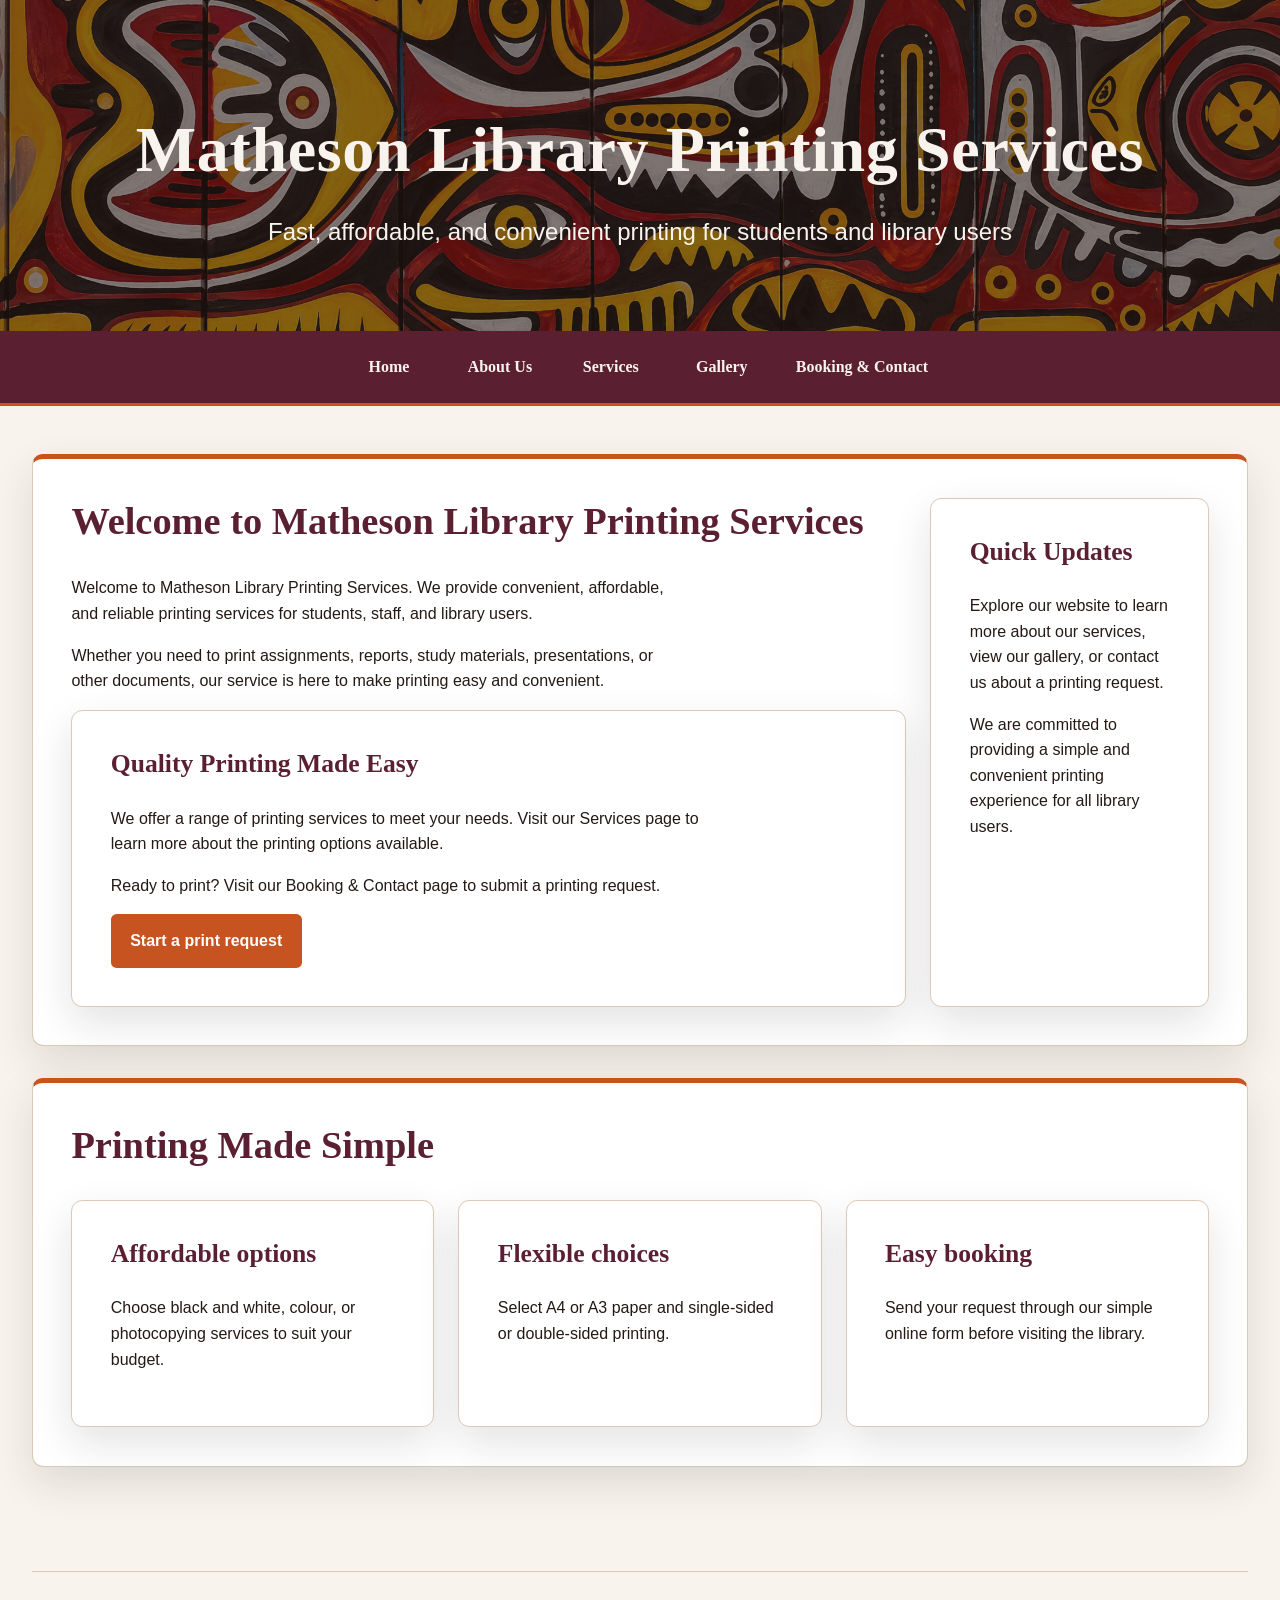
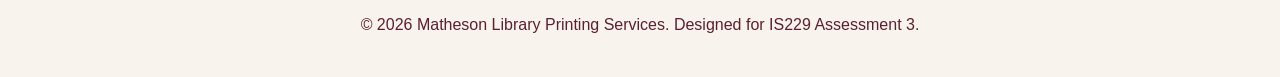
<file: index.html>
<!doctype html>
<html lang="en">
  <head>
    <meta charset="UTF-8" />
    <meta name="viewport" content="width=device-width, initial-scale=1.0" />
    <meta
      name="description"
      content="Matheson Library Printing Services offers fast, affordable printing, colour printing and photocopying for students, staff and library users."
    />
    <link rel="stylesheet" href="style.css" />
    <link rel="icon" type="image/png" href="images/favicon.png" />

    <title>Home - Matheson Library Printing Services</title>
  </head>

  <body>
    <a class="skip-link" href="#main-content">Skip to main content</a>
    <!-- Header: Main branding and website title -->
    <header class="site-header">
      <div class="header-container">
        <h1>Matheson Library Printing Services</h1>
        <p>
          Fast, affordable, and convenient printing for students and library
          users
        </p>
      </div>
    </header>

    <!-- Nav: Consistent navigation menu on every page -->
    <nav class="main-nav" aria-label="Main navigation">
      <ul>
        <li><a href="index.html">Home</a></li>
        <li><a href="about.html">About Us</a></li>
        <li><a href="services.html">Services</a></li>
        <li><a href="gallery.html">Gallery</a></li>
        <li><a href="contact.html">Booking &amp; Contact</a></li>
      </ul>
    </nav>

    <!-- Main: The primary content area of the page -->
    <main id="main-content">
      <section class="hero-grid" aria-labelledby="welcome-heading">
        <div>
          <h2 id="welcome-heading">
            Welcome to Matheson Library Printing Services
          </h2>
          <p>
            Welcome to Matheson Library Printing Services. We provide
            convenient, affordable, and reliable printing services for students,
            staff, and library users.
          </p>
          <p>
            Whether you need to print assignments, reports, study materials,
            presentations, or other documents, our service is here to make
            printing easy and convenient.
          </p>
          <article class="panel">
            <h3>Quality Printing Made Easy</h3>
            <p>
              We offer a range of printing services to meet your needs. Visit
              our Services page to learn more about the printing options
              available.
            </p>
            <p>
              Ready to print? Visit our Booking &amp; Contact page to submit a
              printing request.
            </p>
            <a class="btn btn-primary" href="contact.html"
              >Start a print request</a
            >
          </article>
        </div>

        <aside class="panel">
          <h3>Quick Updates</h3>
          <p>
            Explore our website to learn more about our services, view our
            gallery, or contact us about a printing request.
          </p>
          <p>
            We are committed to providing a simple and convenient printing
            experience for all library users.
          </p>
        </aside>
      </section>

      <section aria-labelledby="features-heading">
        <h2 id="features-heading">Printing Made Simple</h2>
        <div class="grid-3">
          <article class="card">
            <h3>Affordable options</h3>
            <p>
              Choose black and white, colour, or photocopying services to suit
              your budget.
            </p>
          </article>
          <article class="card">
            <h3>Flexible choices</h3>
            <p>
              Select A4 or A3 paper and single-sided or double-sided printing.
            </p>
          </article>
          <article class="card">
            <h3>Easy booking</h3>
            <p>
              Send your request through our simple online form before visiting
              the library.
            </p>
          </article>
        </div>
      </section>
    </main>

    <!-- Footer: Copyright and metadata info -->
    <footer>
      <p>
        &copy; 2026 Matheson Library Printing Services. Designed for IS229
        Assessment 3.
      </p>
    </footer>
  </body>
</html>
</file>
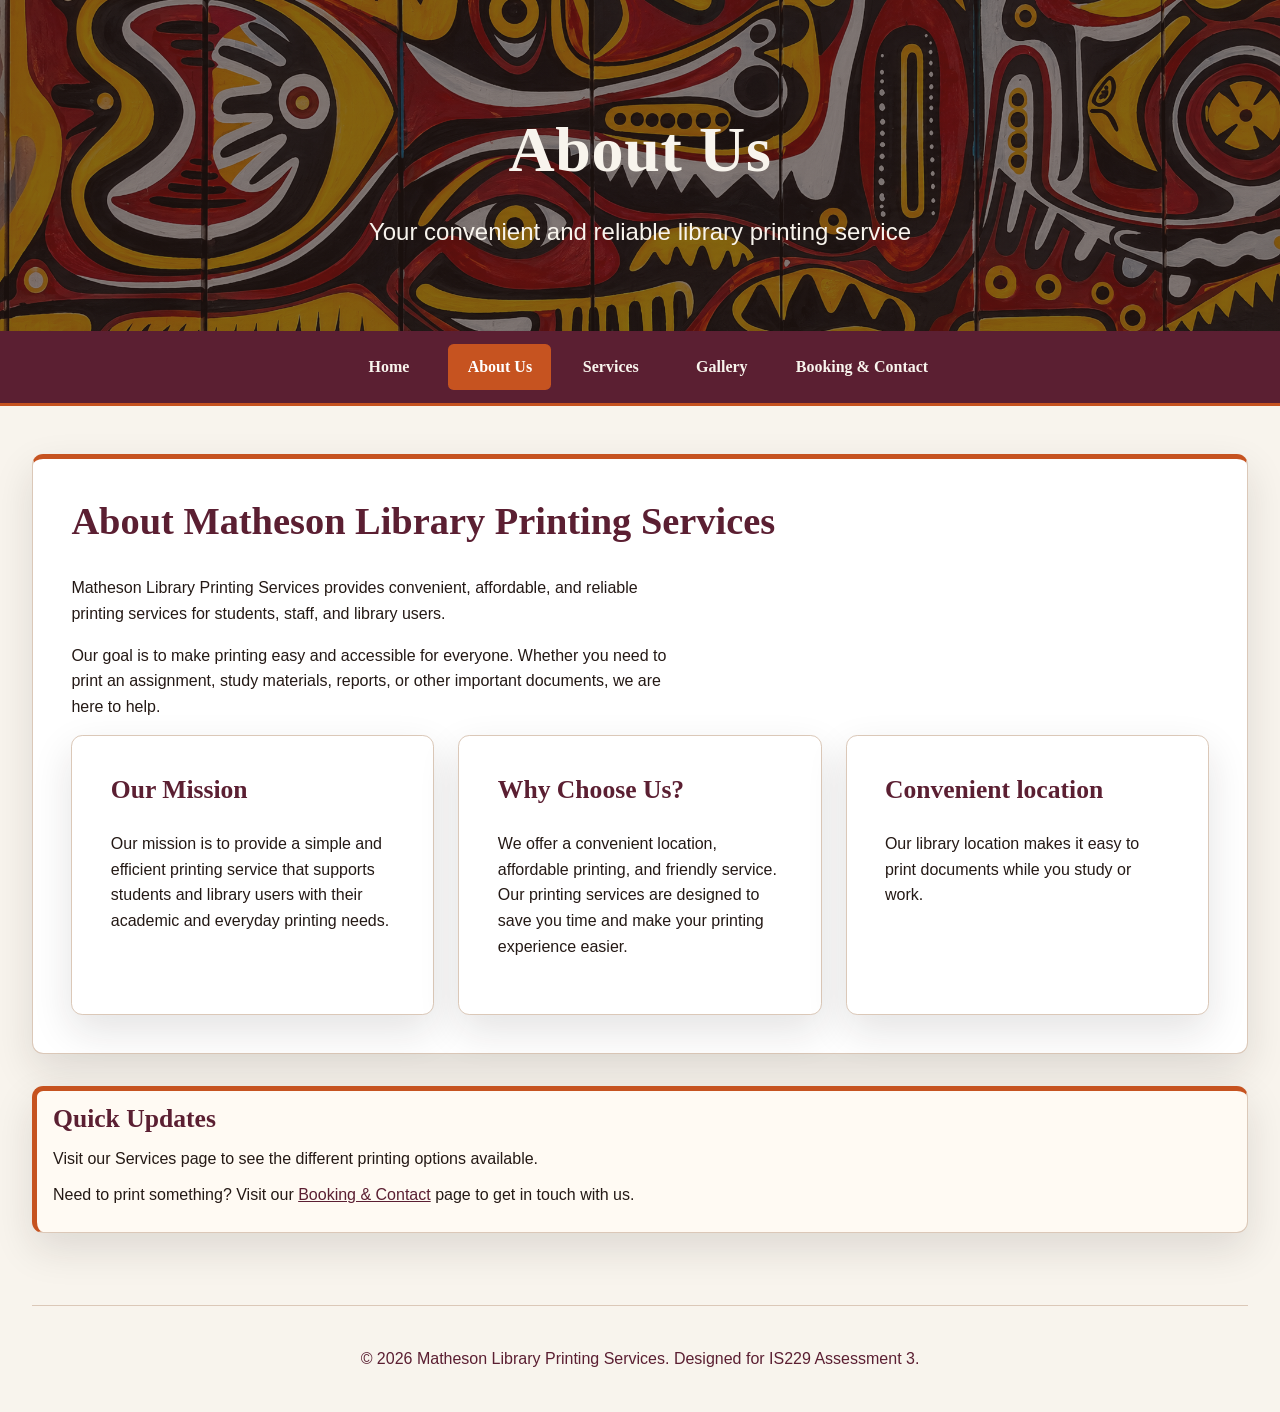
<file: about.html>
<!doctype html>
<html lang="en">
  <head>
    <meta charset="UTF-8" />
    <meta name="viewport" content="width=device-width, initial-scale=1.0" />
    <meta
      name="description"
      content="Learn about Matheson Library Printing Services, our mission, and why students and staff choose us for affordable, reliable printing."
    />
    <link rel="stylesheet" href="style.css" />
    <link rel="icon" type="image/png" href="Images/favicon.png" />

    <title>About Us - Matheson Library Printing Services</title>
  </head>

  <body>
    <a class="skip-link" href="#main-content">Skip to main content</a>
    <!-- Header: Main branding and website title -->
    <header class="site-header">
      <div class="header-container">
        <h1>About Us</h1>
        <p>Your convenient and reliable library printing service</p>
      </div>
    </header>

    <!-- Nav: Consistent navigation menu on every page -->
    <nav class="main-nav" aria-label="Main navigation">
      <ul>
        <li><a href="index.html">Home</a></li>
        <li><a href="about.html" aria-current="page">About Us</a></li>
        <li><a href="services.html">Services</a></li>
        <li><a href="gallery.html">Gallery</a></li>
        <li><a href="contact.html">Booking &amp; Contact</a></li>
      </ul>
    </nav>

    <!-- Main: The primary content area of the page -->
    <main id="main-content">
      <section aria-labelledby="about-heading">
        <h2 id="about-heading">About Matheson Library Printing Services</h2>

        <p>
          Matheson Library Printing Services provides convenient, affordable,
          and reliable printing services for students, staff, and library users.
        </p>

        <p>
          Our goal is to make printing easy and accessible for everyone. Whether
          you need to print an assignment, study materials, reports, or other
          important documents, we are here to help.
        </p>

        <div class="grid-3">
          <!-- Article: A self-contained piece of content -->
          <article class="panel" aria-labelledby="mission-heading">
            <h3 id="mission-heading">Our Mission</h3>

            <p>
              Our mission is to provide a simple and efficient printing service
              that supports students and library users with their academic and
              everyday printing needs.
            </p>
          </article>

          <article class="panel" aria-labelledby="why-choose-heading">
            <h3 id="why-choose-heading">Why Choose Us?</h3>

            <p>
              We offer a convenient location, affordable printing, and friendly
              service. Our printing services are designed to save you time and
              make your printing experience easier.
            </p>
          </article>
          <article class="panel">
            <h3>Convenient location</h3>
            <p>
              Our library location makes it easy to print documents while you
              study or work.
            </p>
          </article>
        </div>
      </section>

      <!-- Aside: Complementary content -->
      <aside class="updates" aria-labelledby="quick-updates-heading">
        <h3 id="quick-updates-heading">Quick Updates</h3>

        <p>
          Visit our Services page to see the different printing options
          available.
        </p>

        <p>
          Need to print something? Visit our
          <a href="contact.html">Booking &amp; Contact</a> page to get in touch
          with us.
        </p>
      </aside>
    </main>

    <!-- Footer: Copyright and metadata info -->
    <footer>
      <p>
        &copy; 2026 Matheson Library Printing Services. Designed for IS229
        Assessment 3.
      </p>
    </footer>
  </body>
</html>
</file>
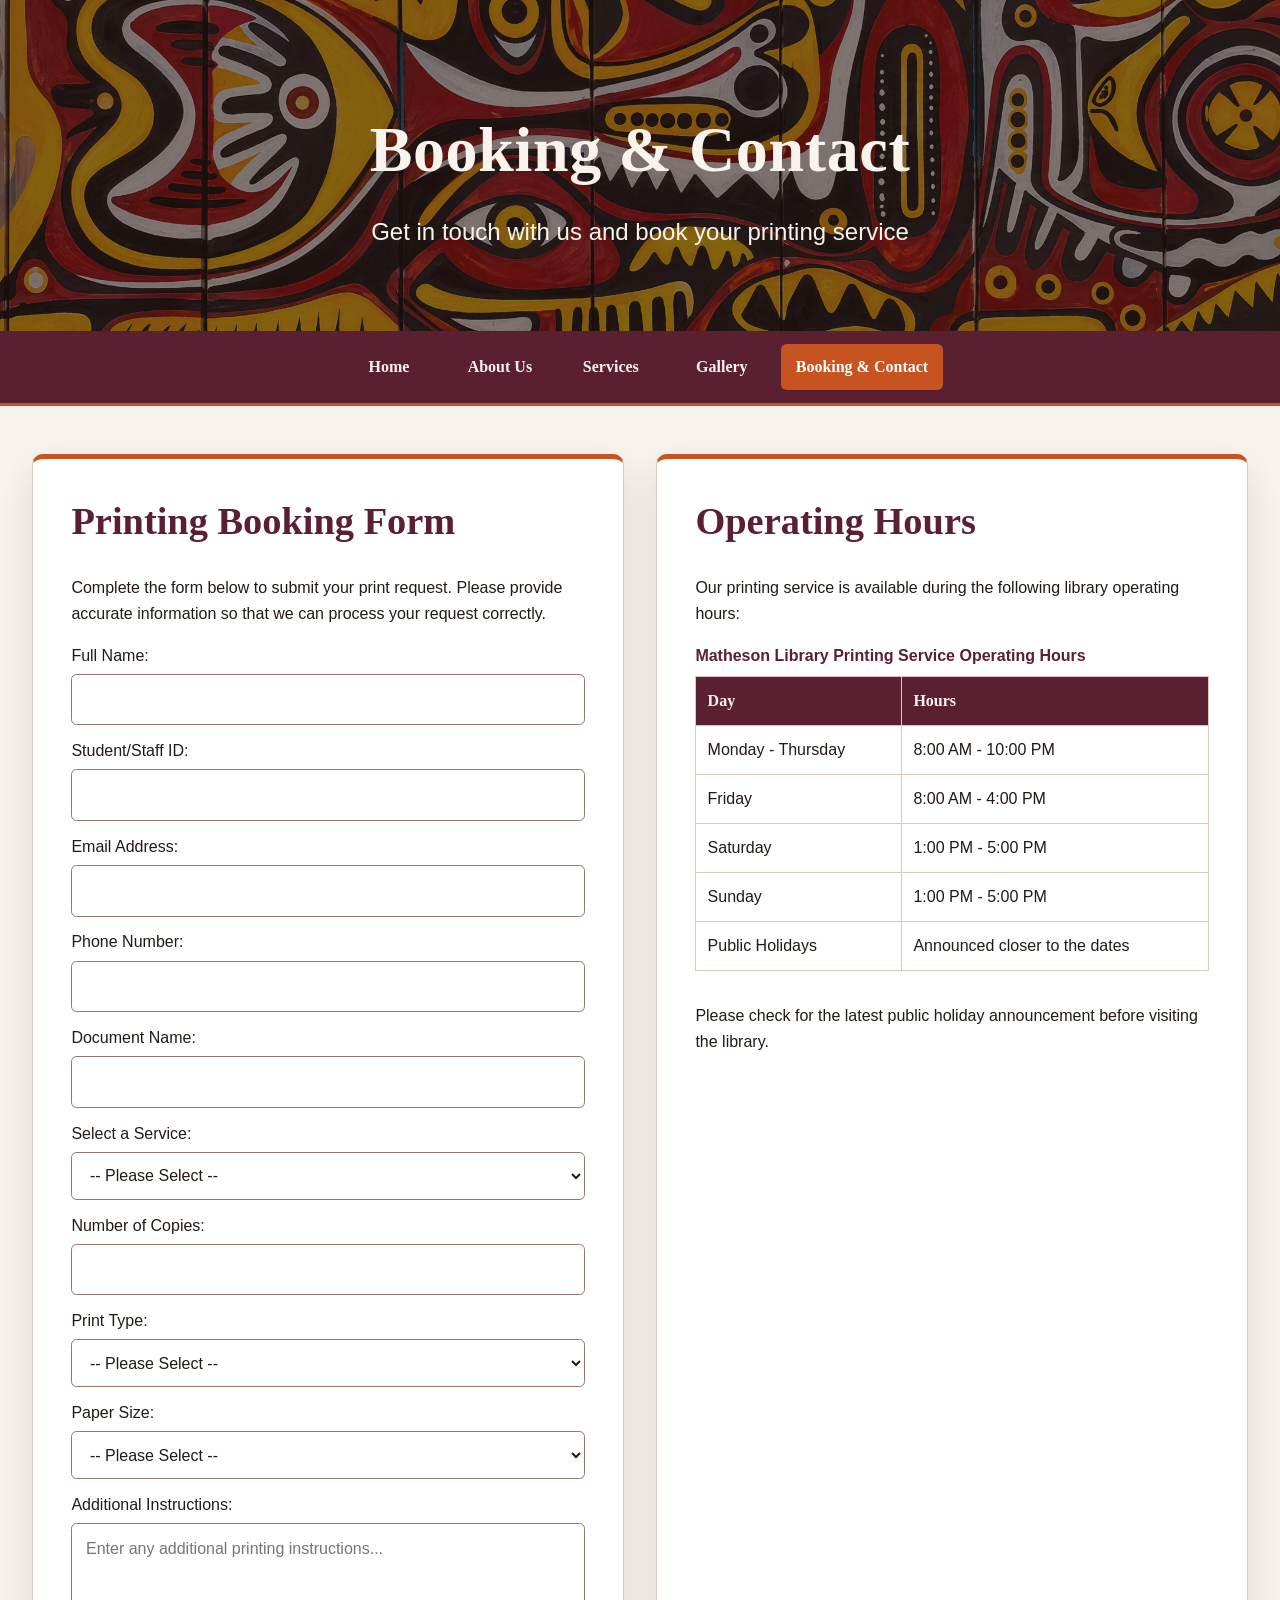
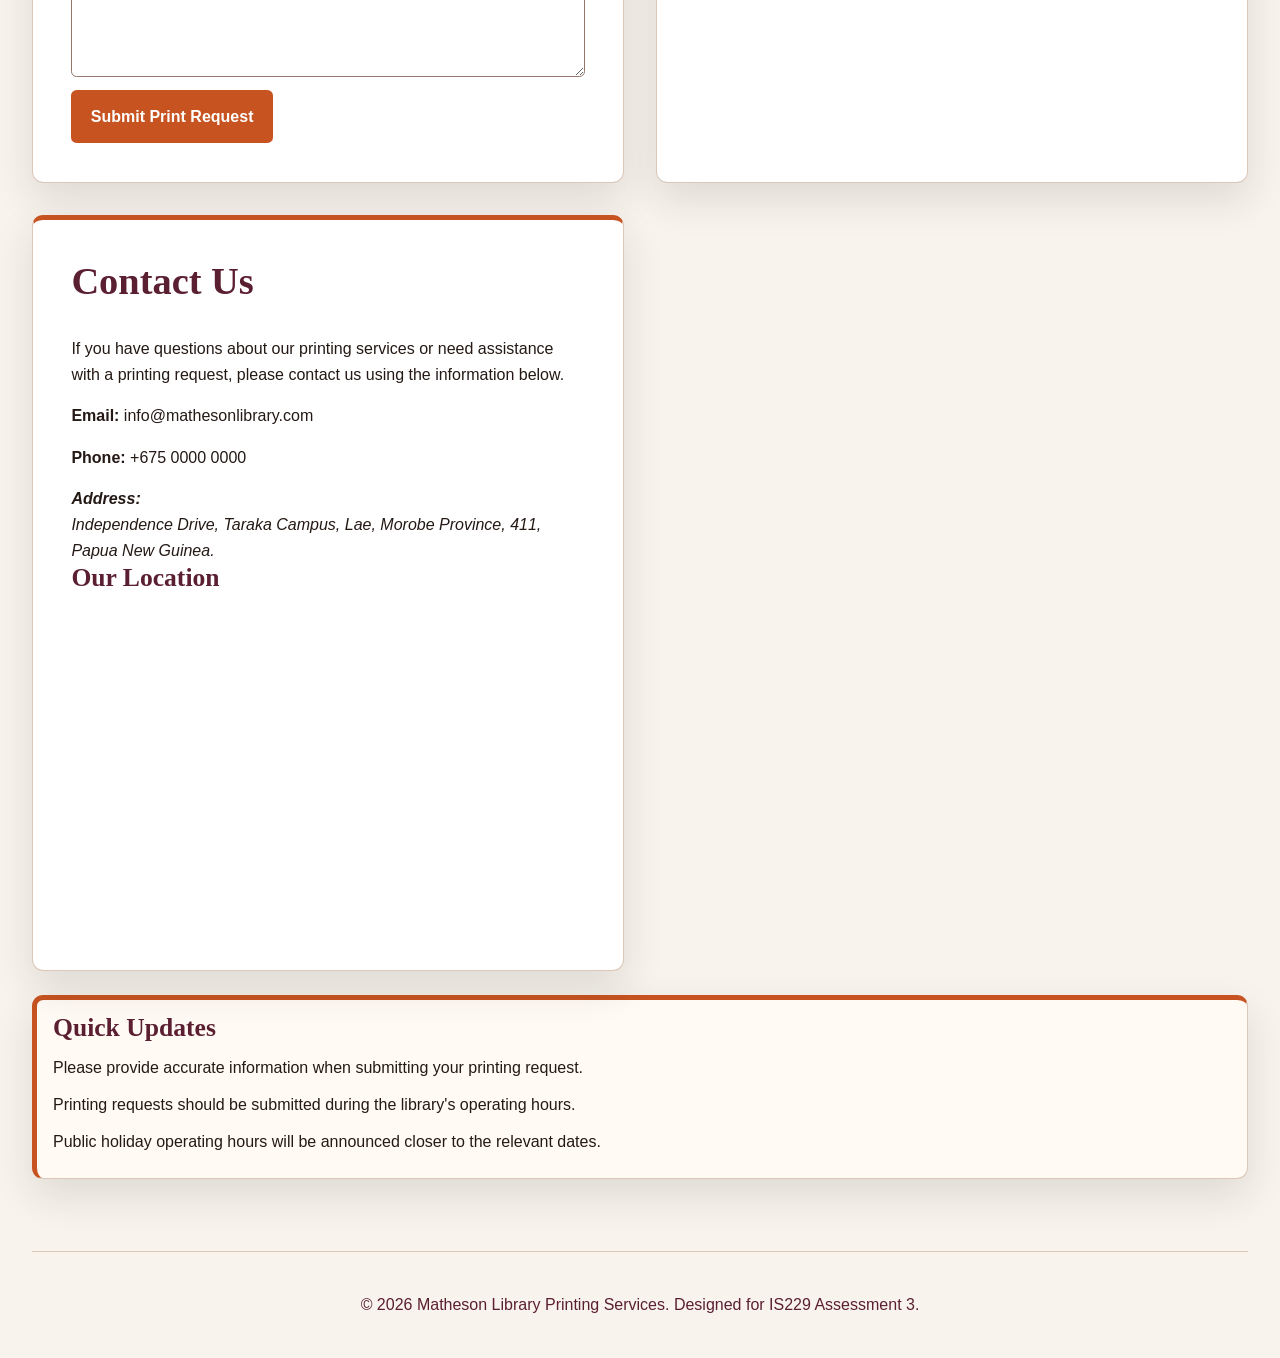
<file: contact.html>
<!doctype html>
<html lang="en">
  <head>
    <meta charset="UTF-8" />
    <meta name="viewport" content="width=device-width, initial-scale=1.0" />
    <meta
      name="description"
      content="Contact Matheson Library Printing Services, view our operating hours, and submit a print request using our online booking form."
    />
    <link rel="stylesheet" href="style.css" />
    <link rel="icon" type="image/png" href="Images/favicon.png" />

    <title>Booking &amp; Contact - Matheson Library Printing Services</title>
  </head>

  <body>
    <a class="skip-link" href="#main-content">Skip to main content</a>
    <!-- Header: Main branding and website title -->
    <header class="site-header">
      <div class="header-container">
        <h1>Booking &amp; Contact</h1>
        <p>Get in touch with us and book your printing service</p>
      </div>
    </header>

    <!-- Nav: Consistent navigation menu on every page -->
    <nav class="main-nav" aria-label="Main navigation">
      <ul>
        <li><a href="index.html">Home</a></li>
        <li><a href="about.html">About Us</a></li>
        <li><a href="services.html">Services</a></li>
        <li><a href="gallery.html">Gallery</a></li>
        <li>
          <a href="contact.html" aria-current="page">Booking &amp; Contact</a>
        </li>
      </ul>
    </nav>

    <!-- Main: The primary content area of the page -->
    <main id="main-content">
      <div class="contact-layout">
        <!-- Task 2: Submit a Print Request -->
        <section class="panel contact-panel" aria-labelledby="form-heading">
          <h2 id="form-heading">Printing Booking Form</h2>

          <p>
            Complete the form below to submit your print request. Please provide
            accurate information so that we can process your request correctly.
          </p>

          <form class="booking-form" action="#" method="post">
            <!-- Full Name -->
            <div class="form-group">
              <label for="name">Full Name:</label>
              <input type="text" id="name" name="name" required />
            </div>

            <!-- Student/Staff ID -->
            <div class="form-group">
              <label for="student-id">Student/Staff ID:</label>
              <input type="text" id="student-id" name="student-id" required />
            </div>

            <!-- Email -->
            <div class="form-group">
              <label for="email">Email Address:</label>
              <input type="email" id="email" name="email" required />
            </div>

            <!-- Phone -->
            <div class="form-group">
              <label for="phone">Phone Number:</label>
              <input type="tel" id="phone" name="phone" required />
            </div>

            <!-- Document Name -->
            <div class="form-group">
              <label for="document-name">Document Name:</label>
              <input
                type="text"
                id="document-name"
                name="document-name"
                required
              />
            </div>

            <!-- Printing Service -->
            <div class="form-group">
              <label for="service">Select a Service:</label>
              <select id="service" name="service" required>
                <option value="">-- Please Select --</option>
                <option value="black-white">Black and White Printing</option>
                <option value="colour">Colour Printing</option>
                <option value="photocopying">Photocopying</option>
              </select>
            </div>

            <!-- Number of Copies -->
            <div class="form-group">
              <label for="copies">Number of Copies:</label>
              <input type="number" id="copies" name="copies" min="1" required />
            </div>

            <!-- Print Type -->
            <div class="form-group">
              <label for="print-type">Print Type:</label>
              <select id="print-type" name="print-type" required>
                <option value="">-- Please Select --</option>
                <option value="single-sided">Single-Sided</option>
                <option value="double-sided">Double-Sided</option>
              </select>
            </div>

            <!-- Paper Size -->
            <div class="form-group">
              <label for="paper-size">Paper Size:</label>
              <select id="paper-size" name="paper-size" required>
                <option value="">-- Please Select --</option>
                <option value="a4">A4</option>
                <option value="a3">A3</option>
              </select>
            </div>

            <!-- Additional Instructions -->
            <div class="form-group">
              <label for="message">Additional Instructions:</label>
              <textarea
                id="message"
                name="message"
                rows="5"
                cols="40"
                placeholder="Enter any additional printing instructions..."
              ></textarea>
            </div>

            <!-- Submit button -->
            <button class="btn btn-primary" type="submit">
              Submit Print Request
            </button>
          </form>
        </section>

        <!-- Operating Hours: presented as a table -->
        <section class="panel contact-panel" aria-labelledby="hours-heading">
          <h2 id="hours-heading">Operating Hours</h2>

          <p>
            Our printing service is available during the following library
            operating hours:
          </p>

          <table>
            <caption>
              Matheson Library Printing Service Operating Hours
            </caption>
            <thead>
              <tr>
                <th scope="col">Day</th>
                <th scope="col">Hours</th>
              </tr>
            </thead>
            <tbody>
              <tr>
                <td>Monday - Thursday</td>
                <td>8:00 AM - 10:00 PM</td>
              </tr>
              <tr>
                <td>Friday</td>
                <td>8:00 AM - 4:00 PM</td>
              </tr>
              <tr>
                <td>Saturday</td>
                <td>1:00 PM - 5:00 PM</td>
              </tr>
              <tr>
                <td>Sunday</td>
                <td>1:00 PM - 5:00 PM</td>
              </tr>
              <tr>
                <td>Public Holidays</td>
                <td>Announced closer to the dates</td>
              </tr>
            </tbody>
          </table>

          <p>
            Please check for the latest public holiday announcement before
            visiting the library.
          </p>
        </section>

        <!-- Task 3: Contact and Service Information -->
        <section class="panel contact-panel" aria-labelledby="contact-heading">
          <h2 id="contact-heading">Contact Us</h2>

          <p>
            If you have questions about our printing services or need assistance
            with a printing request, please contact us using the information
            below.
          </p>

          <p>
            <strong>Email:</strong>
            info@mathesonlibrary.com
          </p>

          <p>
            <strong>Phone:</strong>
            +675 0000 0000
          </p>

          <address>
            <strong>Address:</strong> <br />
            Independence Drive, Taraka Campus, Lae, Morobe Province, 411, Papua
            New Guinea.
          </address>

          <h3 id="location-heading">Our Location</h3>

          <figure class="map-container" aria-labelledby="location-heading">
            <iframe
              src="https://www.google.com/maps/embed?pb=!1m18!1m12!1m3!1d3962.786268028509!2d146.9943663!3d-6.6733836!2m3!1f0!2f0!3f0!3m2!1i1024!2i768!4f13.1!3m3!1m2!1s0x68fa0343fdc00a09%3A0x408890088ceb7e28!2sMatheson%20Library!5e0!3m2!1sen!2spg!4v1788604422860!5m2!1sen!2spg"
              width="100"
              height="200"
              style="border: 0"
              allowfullscreen=""
              loading="lazy"
              referrerpolicy="no-referrer-when-downgrade"
              title="Map showing the location of Matheson Library"
            >
            </iframe>
            <figcaption>
              <a
                href="https://www.google.com/maps/dir/?api=1&destination=Independence+Drive+Taraka+Campus+Lae+Morobe+Province"
              >
                Get directions
              </a>
            </figcaption>
          </figure>
        </section>
      </div>

      <!-- Aside: Complementary content -->
      <aside class="updates" aria-labelledby="quick-updates-heading">
        <h3 id="quick-updates-heading">Quick Updates</h3>

        <p>
          Please provide accurate information when submitting your printing
          request.
        </p>

        <p>
          Printing requests should be submitted during the library's operating
          hours.
        </p>

        <p>
          Public holiday operating hours will be announced closer to the
          relevant dates.
        </p>
      </aside>
    </main>

    <!-- Footer: Copyright and metadata info -->
    <footer>
      <p>
        &copy; 2026 Matheson Library Printing Services. Designed for IS229
        Assessment 3.
      </p>
    </footer>
  </body>
</html>
</file>
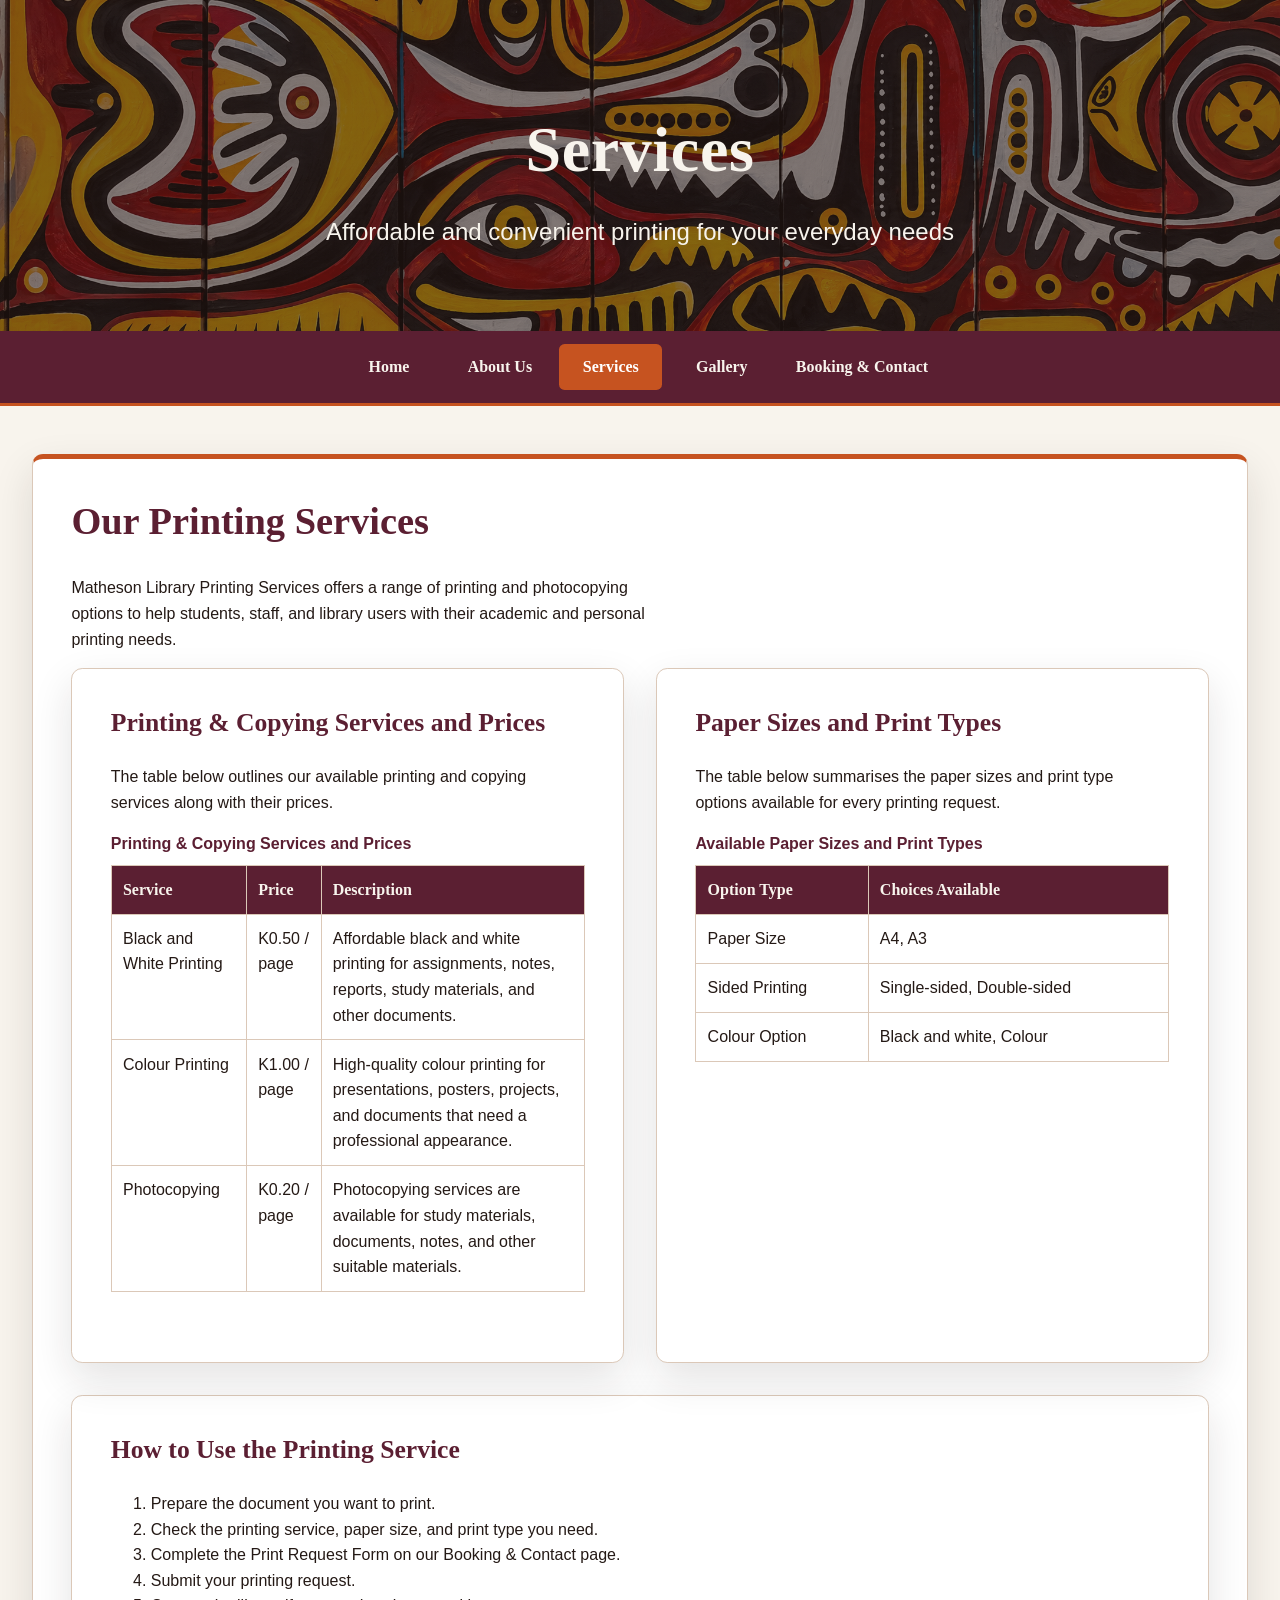
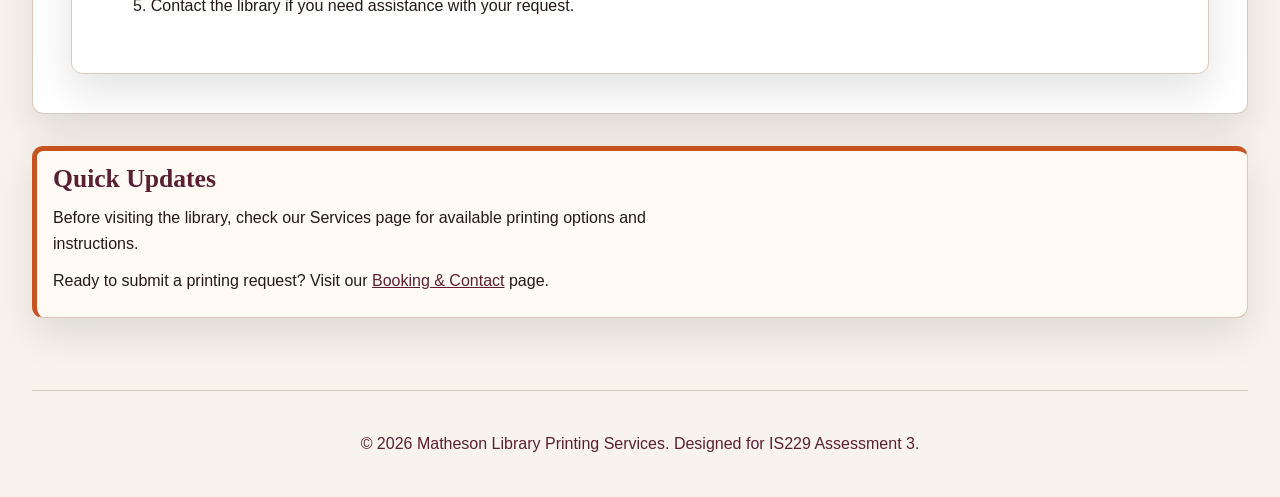
<file: services.html>
<!doctype html>
<html lang="en">
  <head>
    <meta charset="UTF-8" />
    <meta name="viewport" content="width=device-width, initial-scale=1.0" />
    <meta
      name="description"
      content="Explore printing services at Matheson Library: black and white printing, colour printing, photocopying, paper sizes and print types available."
    />
    <link rel="stylesheet" href="style.css" />
    <link rel="icon" type="image/png" href="Images/favicon.png" />

    <title>Services - Matheson Library Printing Services</title>
  </head>

  <body>
    <a class="skip-link" href="#main-content">Skip to main content</a>
    <!-- Header: Main branding and website title -->
    <header class="site-header">
      <div class="header-container">
        <h1>Services</h1>
        <p>Affordable and convenient printing for your everyday needs</p>
      </div>
    </header>

    <!-- Nav: Consistent navigation menu on every page -->
    <nav class="main-nav" aria-label="Main navigation">
      <ul>
        <li><a href="index.html">Home</a></li>
        <li><a href="about.html">About Us</a></li>
        <li><a href="services.html" aria-current="page">Services</a></li>
        <li><a href="gallery.html">Gallery</a></li>
        <li><a href="contact.html">Booking &amp; Contact</a></li>
      </ul>
    </nav>

    <!-- Main: The primary content area of the page -->
    <main id="main-content">
      <!-- Task 1: Finding Printing Service Information -->
      <section aria-labelledby="services-heading">
        <h2 id="services-heading">Our Printing Services</h2>

        <p>
          Matheson Library Printing Services offers a range of printing and
          photocopying options to help students, staff, and library users with
          their academic and personal printing needs.
        </p>

        <div class="grid-2 service-grid">
          <!-- Printing & Copying Services -->
          <article class="panel" aria-labelledby="pricing-heading">
            <h3 id="pricing-heading">
              Printing &amp; Copying Services and Prices
            </h3>

            <p>
              The table below outlines our available printing and copying
              services along with their prices.
            </p>

            <table>
              <caption>
                Printing &amp; Copying Services and Prices
              </caption>
              <thead>
                <tr>
                  <th scope="col">Service</th>
                  <th scope="col">Price</th>
                  <th scope="col">Description</th>
                </tr>
              </thead>
              <tbody>
                <tr>
                  <td>Black and White Printing</td>
                  <td>K0.50 / page</td>
                  <td>
                    Affordable black and white printing for assignments, notes,
                    reports, study materials, and other documents.
                  </td>
                </tr>
                <tr>
                  <td>Colour Printing</td>
                  <td>K1.00 / page</td>
                  <td>
                    High-quality colour printing for presentations, posters,
                    projects, and documents that need a professional appearance.
                  </td>
                </tr>
                <tr>
                  <td>Photocopying</td>
                  <td>K0.20 / page</td>
                  <td>
                    Photocopying services are available for study materials,
                    documents, notes, and other suitable materials.
                  </td>
                </tr>
              </tbody>
            </table>
          </article>

          <!-- Paper Sizes and Print Types: presented as a table -->
          <article class="panel" aria-labelledby="paper-sizes-heading">
            <h3 id="paper-sizes-heading">Paper Sizes and Print Types</h3>

            <p>
              The table below summarises the paper sizes and print type options
              available for every printing request.
            </p>

            <table>
              <caption>
                Available Paper Sizes and Print Types
              </caption>
              <thead>
                <tr>
                  <th scope="col">Option Type</th>
                  <th scope="col">Choices Available</th>
                </tr>
              </thead>
              <tbody>
                <tr>
                  <td>Paper Size</td>
                  <td>A4, A3</td>
                </tr>
                <tr>
                  <td>Sided Printing</td>
                  <td>Single-sided, Double-sided</td>
                </tr>
                <tr>
                  <td>Colour Option</td>
                  <td>Black and white, Colour</td>
                </tr>
              </tbody>
            </table>
          </article>
        </div>

        <!-- Instructions -->
        <article class="panel service-steps" aria-labelledby="how-to-heading">
          <h3 id="how-to-heading">How to Use the Printing Service</h3>

          <ol>
            <li>Prepare the document you want to print.</li>
            <li>
              Check the printing service, paper size, and print type you need.
            </li>
            <li>
              Complete the Print Request Form on our Booking &amp; Contact page.
            </li>
            <li>Submit your printing request.</li>
            <li>
              Contact the library if you need assistance with your request.
            </li>
          </ol>
        </article>
      </section>

      <!-- Aside: Complementary content related to this page -->
      <aside class="updates" aria-labelledby="quick-updates-heading">
        <h3 id="quick-updates-heading">Quick Updates</h3>

        <p>
          Before visiting the library, check our Services page for available
          printing options and instructions.
        </p>

        <p>
          Ready to submit a printing request? Visit our
          <a href="contact.html">Booking &amp; Contact</a> page.
        </p>
      </aside>
    </main>

    <!-- Footer: Copyright and metadata info -->
    <footer>
      <p>
        &copy; 2026 Matheson Library Printing Services. Designed for IS229
        Assessment 3.
      </p>
    </footer>
  </body>
</html>
</file>
<file: style.css>
:root {
  --terracotta: #c65320;
  --terracotta-dark: #9f3f1b;
  --maroon: #5b1f32;
  --maroon-dark: #3e1422;
  --chocolate: #241915;
  --cream: #f8f4ed;
  --paper: #fffaf3;
  --surface: #ffffff;
  --border: #dbc8b8;
  --muted: #695b54;
  --shadow-sm: 0 0.25rem 0.8rem rgba(36, 25, 21, 0.08);
  --shadow: 0 1rem 2.5rem rgba(36, 25, 21, 0.12);
  --content-width: 76rem;
  --reading-width: 68ch;
  --space-1: 0.35rem;
  --space-2: 0.7rem;
  --space-3: 1rem;
  --space-4: 1.5rem;
  --space-5: 2rem;
  --space-6: 3rem;
  --space-7: 4.5rem;
  --radius-sm: 0.35rem;
  --radius-md: 0.7rem;
}

*,
*::before,
*::after {
  box-sizing: border-box;
}

html {
  scroll-behavior: smooth;
}

body {
  margin: 0;
  min-width: 18rem;
  background: var(--cream);
  color: var(--chocolate);
  font-family: "Trebuchet MS", Verdana, sans-serif;
  line-height: 1.6;
}

img,
video,
iframe {
  display: block;
  max-width: 100%;
}

img,
video {
  height: auto;
}

a {
  color: var(--maroon);
}

a:hover {
  color: var(--terracotta);
}

:focus-visible {
  outline: 0.2rem solid var(--terracotta);
  outline-offset: 0.2rem;
}

.skip-link {
  position: absolute;
  top: 0.5rem;
  left: 0.5rem;
  z-index: 10;
  transform: translateY(-200%);
  padding: 0.7rem 1rem;
  border-radius: var(--radius-sm);
  background: var(--cream);
  color: var(--maroon-dark);
  font-weight: 700;
}

.skip-link:focus {
  transform: translateY(0);
}

h1,
h2,
h3 {
  margin-top: 0;
  line-height: 1.2;
}

h1,
h2,
h3,
th,
.btn,
.main-nav a {
  font-family: Georgia, "Times New Roman", serif;
}

h1 {
  margin: 0;
  font-size: clamp(2.2rem, 5vw, 4.4rem);
  letter-spacing: 0.01em;
}

h2 {
  color: var(--maroon);
  font-size: clamp(1.75rem, 3vw, 2.6rem);
}

h3 {
  color: var(--maroon);
  font-size: clamp(1.2rem, 2vw, 1.6rem);
}

p,
ul,
ol {
  max-width: var(--reading-width);
}

small,
figcaption,
.site-header p,
footer {
  color: var(--muted);
}

.site-header {
  background:
    linear-gradient(rgba(43, 27, 23, 0.58), rgba(43, 27, 23, 0.58)),
    url("Images/Header Background.png") center / cover;
  color: var(--cream);
  padding: clamp(3.5rem, 10vw, 7rem) 1rem clamp(3rem, 8vw, 5rem);
  text-align: center;
}

.site-header p {
  margin: var(--space-4) auto 0;
  max-width: 48rem;
  color: var(--cream);
  font-size: clamp(1.2rem, 2.2vw, 1.5rem);
}

.header-container,
.main-nav ul,
main,
footer {
  width: min(calc(100% - 2rem), var(--content-width));
  margin-inline: auto;
}

.header-container {
  display: flex;
  flex-direction: column;
  align-items: center;
}

.main-nav {
  background-color: #5b1f32;
  border-bottom: 0.2rem solid var(--terracotta);
}

.main-nav ul {
  display: grid;
  grid-template-columns: repeat(5, minmax(max-content, 1fr));
  gap: 0.5rem;
  overflow-x: auto;
  margin-block: 0;
  padding: 0.8rem 0;
  list-style: none;
}

.main-nav li {
  min-width: 0;
}

.main-nav a {
  display: block;
  min-width: 0;
  border-radius: var(--radius-sm);
  padding: 0.65rem 0.9rem;
  color: var(--cream);
  font-weight: 700;
  text-align: center;
  text-decoration: none;
  transition:
    background-color 160ms ease,
    color 160ms ease;
}

.main-nav a:hover,
.main-nav a[aria-current="page"] {
  background: var(--terracotta);
  color: #fff;
}

.main-nav a:focus-visible {
  outline-color: var(--cream);
}

.updates {
  display: block;
  margin: 1.5rem auto 0;
  padding: 0.8rem 1rem;
  border-left: 0.35rem solid var(--terracotta);
  background: var(--paper);
}

.updates h3 {
  margin-bottom: var(--space-2);
}

.updates p {
  margin-block: var(--space-2);
}

main {
  padding-block: var(--space-6) var(--space-7);
}

main > section,
main > aside {
  margin-bottom: 2rem;
}

.hero-grid,
.grid-2,
.grid-3,
.contact-layout,
.gallery-grid {
  display: grid;
  align-items: stretch;
  gap: 1.5rem;
}

.hero-grid {
  grid-template-columns: minmax(0, 1.5fr) minmax(16rem, 0.5fr);
}

.grid-2,
.contact-layout {
  grid-template-columns: repeat(2, minmax(0, 1fr));
}

.contact-layout {
  gap: var(--space-5);
}

.contact-panel .booking-form {
  padding: 0;
  border: 0;
  background: transparent;
  box-shadow: none;
}

.service-grid {
  gap: var(--space-5);
}

.service-steps {
  margin-top: var(--space-5);
}

.gallery-facility + article {
  margin-top: var(--space-5);
}

.grid-3,
.gallery-grid {
  grid-template-columns: repeat(3, minmax(0, 1fr));
}

.hero-grid {
  align-items: center;
}

.grid-2 > *,
.grid-3 > *,
.contact-layout > *,
.gallery-grid > * {
  min-width: 0;
}

.card,
.panel,
.booking-form,
main > section,
.contact-panel,
main > aside {
  padding: clamp(1.35rem, 3vw, 2.4rem);
  border: 0.08rem solid var(--border);
  border-radius: var(--radius-md);
  background: var(--surface);
  box-shadow: var(--shadow);
}

main > section,
main > aside {
  border-top: 0.35rem solid var(--terracotta);
}

.contact-panel {
  border-top: 0.35rem solid var(--terracotta);
}

.card,
.panel {
  height: 100%;
}

figure {
  margin: 1.5rem 0;
}

figcaption {
  padding-top: var(--space-2);
  font-style: italic;
}

.gallery-grid figure {
  margin: 0;
}

.gallery-grid img,
.gallery-grid video {
  width: 100%;
  aspect-ratio: 4 / 3;
  border: 0.08rem solid var(--border);
}

.gallery-grid img {
  object-fit: cover;
}

.video-container,
.map-container {
  overflow: hidden;
  aspect-ratio: 16 / 9;
}

.video-container video,
.map-container iframe {
  width: 100%;
  height: 100%;
}

.video-container video {
  object-fit: cover;
}

.map-container iframe {
  border: 0;
}

table {
  width: 100%;
  border-collapse: collapse;
  margin-block: 1rem 2rem;
}

caption {
  margin-bottom: 0.5rem;
  color: var(--maroon);
  font-weight: 700;
  text-align: left;
}

th,
td {
  padding: 0.7rem;
  border: 0.08rem solid var(--border);
  text-align: left;
  vertical-align: top;
}

th {
  background: var(--maroon);
  color: var(--cream);
}

.booking-form {
  display: grid;
  gap: 0.8rem;
}

.booking-form .btn {
  justify-self: start;
}

.form-group {
  display: grid;
  gap: 0.35rem;
}

input,
select,
textarea {
  width: 100%;
  min-height: 3rem;
  padding: 0.75rem 0.85rem;
  border: 0.08rem solid #94766b;
  border-radius: var(--radius-sm);
  background: var(--surface);
  color: var(--chocolate);
  font: inherit;
  transition:
    border-color 160ms ease,
    box-shadow 160ms ease;
}

input:focus,
select:focus,
textarea:focus {
  border-color: var(--terracotta);
  box-shadow: 0 0 0 0.2rem rgba(198, 83, 32, 0.18);
  outline: none;
}

input:user-invalid,
select:user-invalid,
textarea:user-invalid {
  border-color: var(--maroon);
}

textarea {
  resize: vertical;
}

.btn {
  display: inline-block;
  width: fit-content;
  border: 0.1rem solid transparent;
  border-radius: var(--radius-sm);
  padding: 0.8rem 1.15rem;
  font: inherit;
  font-weight: 700;
  cursor: pointer;
  text-decoration: none;
  transition:
    background-color 160ms ease,
    border-color 160ms ease,
    color 160ms ease,
    transform 160ms ease;
}

.btn:hover {
  transform: translateY(-0.1rem);
}

.btn-primary {
  background: var(--terracotta);
  color: #fff;
}

.btn-primary:hover {
  background: var(--terracotta-dark);
  color: #fff;
}

.btn-secondary {
  border-color: var(--maroon);
  color: var(--maroon);
}

.btn-secondary:hover {
  background: var(--maroon);
  color: var(--cream);
}

footer {
  display: flex;
  justify-content: center;
  padding-block: 1.5rem;
  border-top: 0.08rem solid var(--border);
  color: var(--maroon);
  text-align: center;
}

@media (min-width: 40rem) {
  .hero-grid {
    grid-template-columns: minmax(0, 1.4fr) minmax(15rem, 0.6fr);
  }

  .grid-3,
  .gallery-grid {
    grid-template-columns: repeat(2, minmax(0, 1fr));
  }
}

@media (min-width: 62rem) {
  .hero-grid {
    grid-template-columns: minmax(0, 1.5fr) minmax(16rem, 0.5fr);
  }

  .grid-3,
  .gallery-grid {
    grid-template-columns: repeat(3, minmax(0, 1fr));
  }
}

@media (max-width: 39.99rem) {
  .main-nav ul {
    grid-auto-flow: column;
    grid-auto-columns: max-content;
    grid-template-columns: none;
    justify-content: start;
    padding-inline: 0.25rem;
  }

  .main-nav li {
    min-width: 8rem;
  }

  .main-nav a {
    min-width: 8rem;
  }

  .hero-grid,
  .grid-2,
  .grid-3,
  .contact-layout,
  .gallery-grid {
    grid-template-columns: minmax(0, 1fr);
  }

  table {
    display: block;
    overflow-x: auto;
  }
}

@media (prefers-reduced-motion: reduce) {
  *,
  *::before,
  *::after {
    scroll-behavior: auto !important;
    transition-duration: 0.01ms !important;
    animation-duration: 0.01ms !important;
  }
}
</file>
